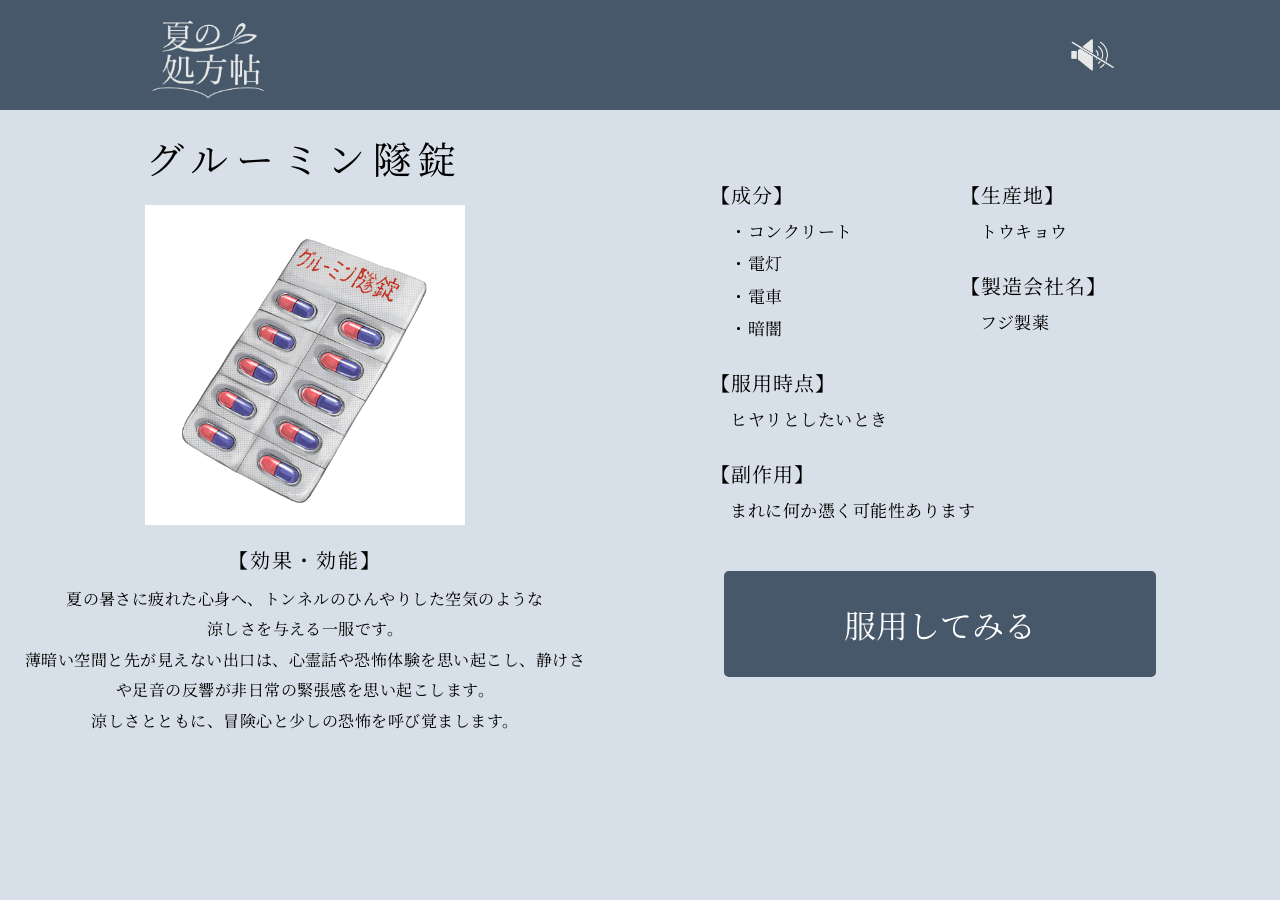
<file: docs/medicine/result-a.html>
<!DOCTYPE html>
<html lang="ja">
<head>
        <meta charset="UTF-8">
    <meta name="viewport" content="width=device-width, initial-scale=1.0">
    <title>グルーミン隧錠</title>
    <link rel="stylesheet" href="medicine.css">
    <link rel="preconnect" href="https://fonts.googleapis.com">
    <link rel="preconnect" href="https://fonts.gstatic.com" crossorigin>
    <link href="https://fonts.googleapis.com/css2?family=Noto+Serif+JP:wght@200..900&family=Nunito:ital,wght@0,200..1000;1,200..1000&display=swap" rel="stylesheet">
</head>
<body>
    <audio id="bgm" src="../sounds/風鈴の音.mp3"></audio>
    <div class="main-head">
        <h1>
        <a href="../index.html"><img src="../images/logo.png"></a>
        <button class="sound-button" id="soundBtn" type="button" aria-label="音声のON/OFFを切り替え">
            <img src="../images/on.png" id="soundBtnIcon" alt="音声ON">
        </button>
        </h1>
    </div>
    <main class="medicine-wrap">
        <div class="medicine-body">
            <div class="medicine-left">
                <h2>グルーミン隧錠</h2>
                <img src="../images/tunnel.png" class="medicine-img">
                <h3>【効果・効能】</h3>
                <p>
                    夏の暑さに疲れた心身へ、トンネルのひんやりした空気のような<br>涼しさを与える一服です。<br>
                    薄暗い空間と先が見えない出口は、心霊話や恐怖体験を思い起こし、静けさや足音の反響が非日常の緊張感を思い起こします。<br>
                    涼しさとともに、冒険心と少しの恐怖を呼び覚まします。
                </p>
            </div>
            <div class="medicine-right">
                <div class="medicine-right-col">
                    <h3>【成分】</h3>
                    <p>・コンクリート<br>・電灯<br>・電車<br>・暗闇</p>
                    <h3>【服用時点】</h3>
                    <p>ヒヤリとしたいとき</p>
                    <h3>【副作用】</h3>
                    <p>まれに何か憑く可能性あります</p>
                </div>
                <div class="medicine-right-col">
                    <h3>【生産地】</h3>
                    <p>トウキョウ</p>
                    <h3>【製造会社名】</h3>
                    <p>フジ製薬</p>
                </div>
                <button type="button" class="hukuyou-btn" id="hukuyouBtn">服用してみる</button>
            </div>
        </div>
        <div class="loading-overlay" id="loadingOverlay">
            <img data-src="../gif/capsule.gif" class="loading-gif" id="loadingGif">
        </div>
        <div class="video-overlay" id="videoOverlay">
            <div class="video-head" id="videoHead">
                <a href="../index.html"><img src="../images/logo.png"></a>
                <button class="sound-button" id="soundBtn2" type="button" aria-label="音声のON/OFFを切り替え">
                    <img src="../images/on.png" id="soundBtnIcon2" alt="音声ON">
                </button>
            </div>
            <video id="video" src="../movies/tunnel.mp4" playsinline loop class="video"></video>
            <div class="maker-note" id="makerNote">
                <h3>製造者からひとこと</h3>
                <p>
                    このトンネルには、実際に体験した不思議な出来事があります。<br>
                    数年前の夕方、家族と歩いていたときのことです。<br>
                    トンネルの途中で、ある地点に差しかかった瞬間、理由もなく恐怖心が湧き上がり、<br>
                    思わず小走りで外へ駆け出しました。<br>
                    すると家族も慌てた様子で走ってきます。話を聞くと、<br>
                    私が怖くなったのとまったく同じ場所で、<br>
                    家族も得体の知れない不安を感じていたのだそうです。<br>
                    事故や日く付きの場所ではないはずなのに、<br>
                    なぜか人の心をざわつかせるものがある――。<br>
                    トンネルという空間は、なにか滞留するものがあるのかもしれません。
                </p>
            </div>
            <div class="back-btn-wrap">
                <button type="button" class="back-btn" id="backBtn">診断に戻る</button>
            </div>
            <footer class="video-footer" id="videoFooter">
                <p class="footer-title">夏の処方帖</p>
                <a href="../index.html" class="footer-top">【TOP】</a>
                <p class="footer-copy">©2026,July 夏の処方帖制作グループC</p>
            </footer>
        </div>
    <script src="medicine.js"></script>
</body>
</html>
</file>
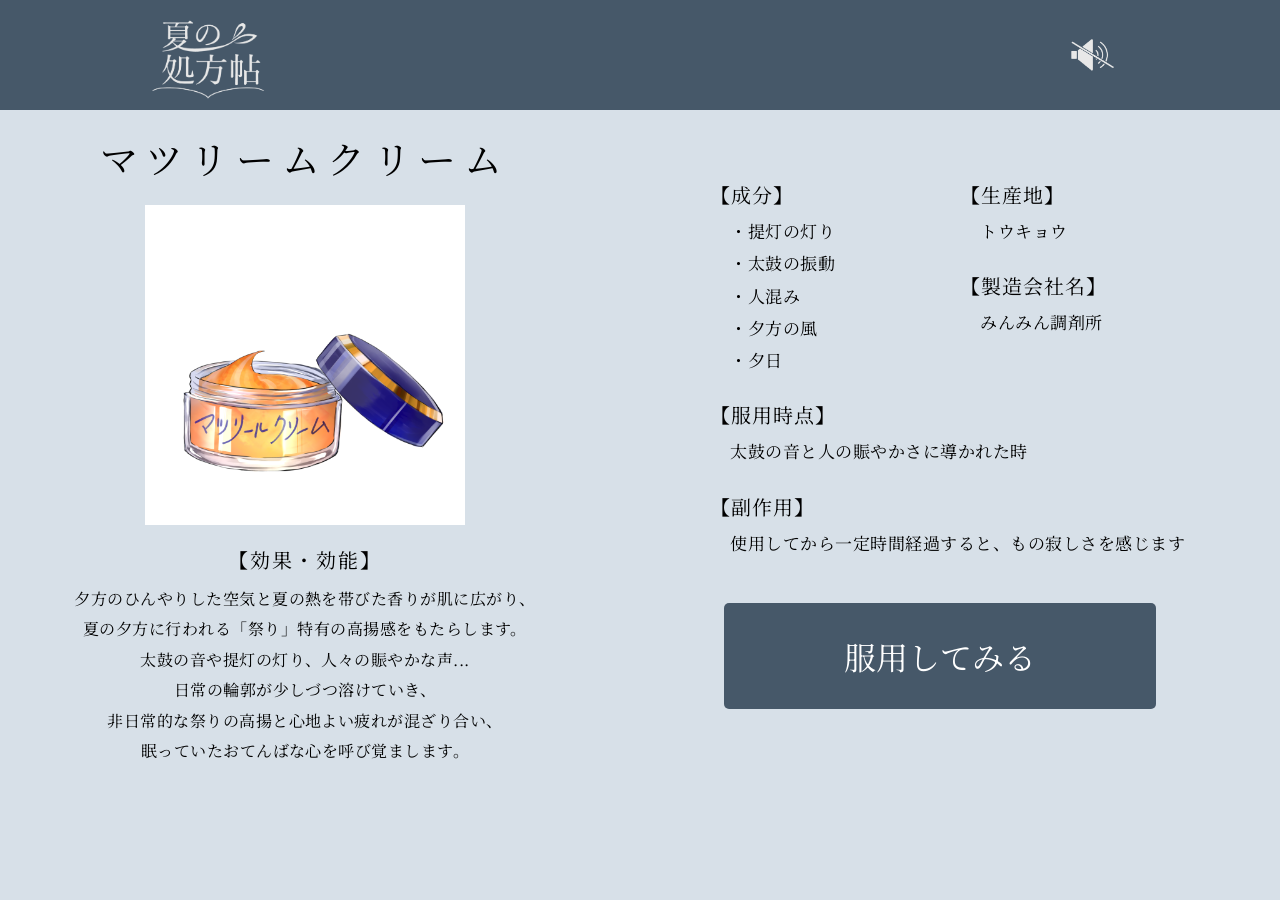
<file: docs/medicine/result-b.html>
<!DOCTYPE html>
<html lang="ja">
<head>
        <meta charset="UTF-8">
    <meta name="viewport" content="width=device-width, initial-scale=1.0">
    <title>マツリームクリーム</title>
    <link rel="stylesheet" href="medicine.css">
    <link rel="preconnect" href="https://fonts.googleapis.com">
    <link rel="preconnect" href="https://fonts.gstatic.com" crossorigin>
    <link href="https://fonts.googleapis.com/css2?family=Noto+Serif+JP:wght@200..900&family=Nunito:ital,wght@0,200..1000;1,200..1000&display=swap" rel="stylesheet">
</head>
<body>
    <audio id="bgm" src="../sounds/風鈴の音.mp3"></audio>
    <div class="main-head">
        <h1>
        <a href="../index.html"><img src="../images/logo.png"></a>
        <button class="sound-button" id="soundBtn" type="button" aria-label="音声のON/OFFを切り替え">
            <img src="../images/on.png" id="soundBtnIcon" alt="音声ON">
        </button>
        </h1>
    </div>
    <main class="medicine-wrap">
        <div class="medicine-body">
            <div class="medicine-left">
                <h2>マツリームクリーム</h2>
                <img src="../images/fes.png" class="medicine-img">
                <h3>【効果・効能】</h3>
                <p>
                    夕方のひんやりした空気と夏の熱を帯びた香りが肌に広がり、<br>
                    夏の夕方に行われる「祭り」特有の高揚感をもたらします。<br>
                    太鼓の音や提灯の灯り、人々の賑やかな声...<br>
                    日常の輪郭が少しづつ溶けていき、<br>
                    非日常的な祭りの高揚と心地よい疲れが混ざり合い、<br>
                    眠っていたおてんばな心を呼び覚まします。
                </p>
            </div>
            <div class="medicine-right">
                <div class="medicine-right-col">
                    <h3>【成分】</h3>
                    <p>・提灯の灯り<br>・太鼓の振動<br>・人混み<br>・夕方の風<br>・夕日</p>
                    <h3>【服用時点】</h3>
                    <p>太鼓の音と人の賑やかさに導かれた時</p>
                    <h3>【副作用】</h3>
                    <p>使用してから一定時間経過すると、もの寂しさを感じます</p>
                </div>
                <div class="medicine-right-col">
                    <h3>【生産地】</h3>
                    <p>トウキョウ</p>
                    <h3>【製造会社名】</h3>
                    <p>みんみん調剤所</p>
                </div>
                <button type="button" class="hukuyou-btn" id="hukuyouBtn">服用してみる</button>
            </div>
        </div>
        <div class="loading-overlay" id="loadingOverlay">
            <img data-src="../gif/cream.gif" class="loading-gif" id="loadingGif">
        </div>
        <div class="video-overlay" id="videoOverlay">
            <div class="video-head" id="videoHead">
                <a href="../index.html"><img src="../images/logo.png"></a>
                <button class="sound-button" id="soundBtn2" type="button" aria-label="音声のON/OFFを切り替え">
                    <img src="../images/on.png" id="soundBtnIcon2" alt="音声ON">
                </button>
            </div>
            <video id="video" src="../movies/fes.mp4" playsinline loop class="video"></video>
            <div class="maker-note" id="makerNote">
                <h3>製造者からひとこと</h3>
                <p>
                    小さい頃によく行っていた夏祭りは、初めて屋台のかき氷食べた場所であり、<br>
                    わずかばかりのお小遣いを奮発する特別な場所でした。<br>
                    振りもわからないまま、<br>
                    見様見真似で輪に入って踊った盆踊りの高揚感は今でも覚えています。<br>
                    小学校中学年にあがってからは足が遠のいてしまいましたが、大人になった今でも、<br>
                    遠くから聞こえる太鼓の音にどうしても心が惹かれてしまいます。<br>
                    あの賑やかな空気感を、日常のふとした瞬間に思い出せるような、<br>
                    優しい余韻をこのお薬に込めました。<br>
                </p>
            </div>
            <div class="back-btn-wrap">
                <button type="button" class="back-btn" id="backBtn">診断に戻る</button>
            </div>
            <footer class="video-footer" id="videoFooter">
                <p class="footer-title">夏の処方帖</p>
                <a href="../index.html" class="footer-top">【TOP】</a>
                <p class="footer-copy">©2026,July 夏の処方帖制作グループC</p>
            </footer>
        </div>
    <script src="medicine.js"></script>
</body>
</html>
</file>
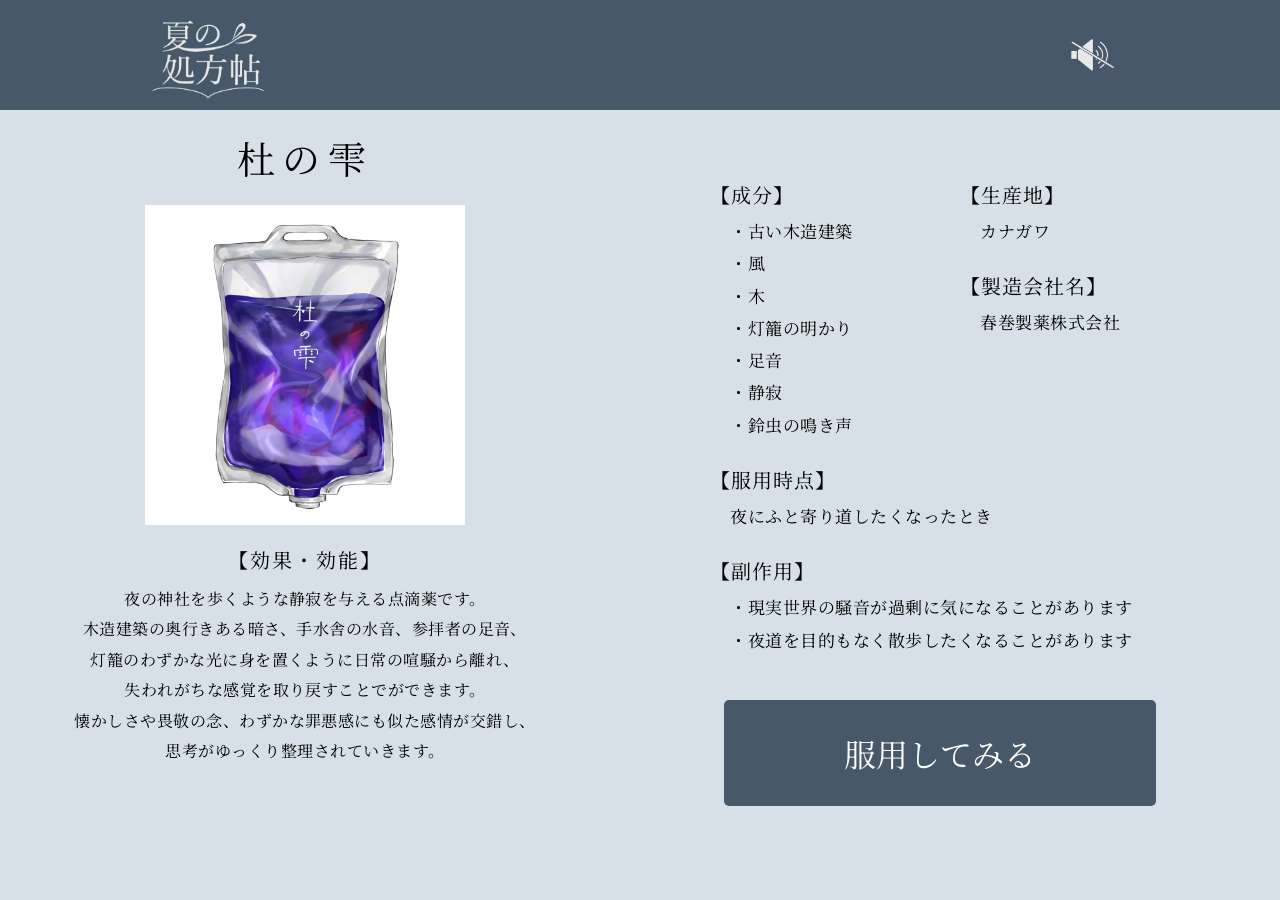
<file: docs/medicine/result-f.html>
<!DOCTYPE html>
<html lang="ja">
<head>
        <meta charset="UTF-8">
    <meta name="viewport" content="width=device-width, initial-scale=1.0">
    <title>杜の雫</title>
    <link rel="stylesheet" href="medicine.css">
    <link rel="preconnect" href="https://fonts.googleapis.com">
    <link rel="preconnect" href="https://fonts.gstatic.com" crossorigin>
    <link href="https://fonts.googleapis.com/css2?family=Noto+Serif+JP:wght@200..900&family=Nunito:ital,wght@0,200..1000;1,200..1000&display=swap" rel="stylesheet">
</head>
<body>
    <audio id="bgm" src="../sounds/風鈴の音.mp3"></audio>
    <div class="main-head">
        <h1>
        <a href="../index.html"><img src="../images/logo.png"></a>
        <button class="sound-button" id="soundBtn" type="button" aria-label="音声のON/OFFを切り替え">
            <img src="../images/on.png" id="soundBtnIcon" alt="音声ON">
        </button>
        </h1>
    </div>
    <main class="medicine-wrap">        
        <div class="medicine-body">
            <div class="medicine-left">
                <h2>杜の雫</h2>
                <img src="../images/shrine.png" class="medicine-img">
                <h3>【効果・効能】</h3>
                <p>
                    夜の神社を歩くような静寂を与える点滴薬です。<br>
                    木造建築の奥行きある暗さ、手水舎の水音、参拝者の足音、<br>
                    灯籠のわずかな光に身を置くように日常の喧騒から離れ、<br>
                    失われがちな感覚を取り戻すことでができます。<br>
                    懐かしさや畏敬の念、わずかな罪悪感にも似た感情が交錯し、<br>
                    思考がゆっくり整理されていきます。
                </p>
            </div>
            <div class="medicine-right">
                <div class="medicine-right-col">
                    <h3>【成分】</h3>
                    <p>・古い木造建築<br>・風<br>・木<br>・灯籠の明かり<br>・足音<br>・静寂<br>・鈴虫の鳴き声</p>
                    <h3>【服用時点】</h3>
                    <p>夜にふと寄り道したくなったとき</p>
                    <h3>【副作用】</h3>
                    <p>
                        ・現実世界の騒音が過剰に気になることがあります<br>
                        ・夜道を目的もなく散歩したくなることがあります
                    </p>
                </div>
                <div class="medicine-right-col">
                    <h3>【生産地】</h3>
                    <p>カナガワ</p>
                    <h3>【製造会社名】</h3>
                    <p>春巻製薬株式会社</p>
                </div>
                <button type="button" class="hukuyou-btn" id="hukuyouBtn">服用してみる</button>
            </div>
        </div>
        <div class="loading-overlay" id="loadingOverlay">
            <img data-src="../gif/drip.gif" class="loading-gif" id="loadingGif">
        </div>
        <div class="video-overlay" id="videoOverlay">
            <div class="video-head" id="videoHead">
                <a href="../index.html"><img src="../images/logo.png"></a>
                <button class="sound-button" id="soundBtn2" type="button" aria-label="音声のON/OFFを切り替え">
                    <img src="../images/on.png" id="soundBtnIcon2" alt="音声ON">
                </button>
            </div>
            <video id="video" src="../movies/shrine.mp4" playsinline loop class="video"></video>
            <div class="maker-note" id="makerNote">
                <h3>製造者からひとこと</h3>
                <p>
                    地元の神社に行く機会といえば、夏祭りや初詣くらいだった。<br>
                    いつも人で賑わっていて、楽しい場所という印象が強かった。<br>
                    ある夏の夜、散歩の途中でふと立ち寄ってみると、そこには見慣れているはずなのに<br>
                    まったく違う神社があった。<br>
                    境内には誰もおらず、わずかな灯りだけが静かに辺りを照らしている。<br>
                    聞こえてくるのは、自分の足音と風に揺れる木々の音、そして虫の鳴き声だけ。<br>
                    昼間や祭りの日には気づかなかった静けさがそこにはあった。<br>
                    普段は賑わいの中に隠れている神社本来の空気を感じ、<br>
                    自分自身と向き合うような不思議な時間を過ごすことができた。<br>
                    この薬は、そんな夏の夜の静寂を届けるために製造された。
                </p>
            </div>
            <div class="back-btn-wrap">
                <button type="button" class="back-btn" id="backBtn">診断に戻る</button>
            </div>
            <footer class="video-footer" id="videoFooter">
                <p class="footer-title">夏の処方帖</p>
                <a href="../index.html" class="footer-top">【TOP】</a>
                <p class="footer-copy">©2026,July 夏の処方帖制作グループC</p>
            </footer>
        </div>
    <script src="medicine.js"></script>
</body>
</html>
</file>
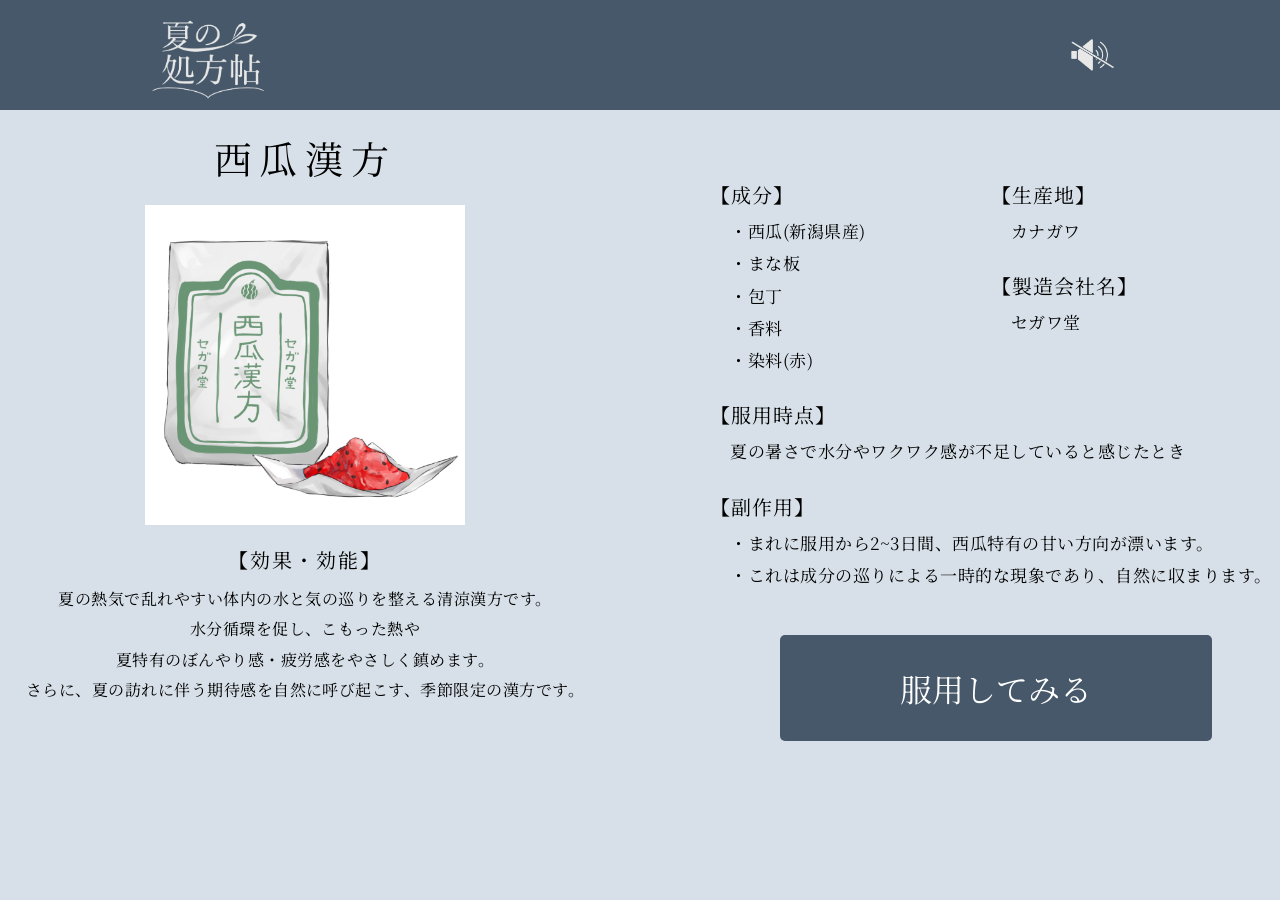
<file: docs/medicine/result-g.html>
<!DOCTYPE html>
<html lang="ja">
<head>
        <meta charset="UTF-8">
    <meta name="viewport" content="width=device-width, initial-scale=1.0">
    <title>西瓜漢方</title>
    <link rel="stylesheet" href="medicine.css">
    <link rel="preconnect" href="https://fonts.googleapis.com">
    <link rel="preconnect" href="https://fonts.gstatic.com" crossorigin>
    <link href="https://fonts.googleapis.com/css2?family=Noto+Serif+JP:wght@200..900&family=Nunito:ital,wght@0,200..1000;1,200..1000&display=swap" rel="stylesheet">
</head>
<body>
    <audio id="bgm" src="../sounds/風鈴の音.mp3"></audio>
    <div class="main-head">
        <h1>
        <a href="../index.html"><img src="../images/logo.png"></a>
        <button class="sound-button" id="soundBtn" type="button" aria-label="音声のON/OFFを切り替え">
            <img src="../images/on.png" id="soundBtnIcon" alt="音声ON">
        </button>
        </h1>
    </div>
    <main class="medicine-wrap">       
        <div class="medicine-body">
            <div class="medicine-left">
                <h2>西瓜漢方</h2>
                <img src="../images/water_melon.png" class="medicine-img">
                <h3>【効果・効能】</h3>
                <p>
                    夏の熱気で乱れやすい体内の水と気の巡りを整える清涼漢方です。<br>
                    水分循環を促し、こもった熱や<br>
                    夏特有のぼんやり感・疲労感をやさしく鎮めます。<br>
                    さらに、夏の訪れに伴う期待感を自然に呼び起こす、季節限定の漢方です。
                </p>
            </div>
            <div class="medicine-right">
                <div class="medicine-right-col">
                    <h3>【成分】</h3>
                    <p>・西瓜(新潟県産)<br>・まな板<br>・包丁<br>・香料<br>・染料(赤)</p>
                    <h3>【服用時点】</h3>
                    <p>夏の暑さで水分やワクワク感が不足していると感じたとき</p>
                    <h3>【副作用】</h3>
                    <p>
                        ・まれに服用から2~3日間、西瓜特有の甘い方向が漂います。<br>
                        ・これは成分の巡りによる一時的な現象であり、自然に収まります。
                    </p>
                </div>
                <div class="medicine-right-col">
                    <h3>【生産地】</h3>
                    <p>カナガワ</p>
                    <h3>【製造会社名】</h3>
                    <p>セガワ堂</p>
                </div>
                <button type="button" class="hukuyou-btn" id="hukuyouBtn">服用してみる</button>
            </div>
        </div>
        <div class="loading-overlay" id="loadingOverlay">
            <img data-src="../gif/powder.gif" class="loading-gif" id="loadingGif">
        </div>
        <div class="video-overlay" id="videoOverlay">
            <div class="video-head" id="videoHead">
                <a href="../index.html"><img src="../images/logo.png"></a>
                <button class="sound-button" id="soundBtn2" type="button" aria-label="音声のON/OFFを切り替え">
                    <img src="../images/on.png" id="soundBtnIcon2" alt="音声ON">
                </button>
            </div>
            <video id="video" src="../movies/water_melon.mp4" playsinline loop class="video"></video>
            <div class="maker-note" id="makerNote">
                <h3>製造者からひとこと</h3>
                <p>
                    毎年夏、新潟の祖父母が自家製の小ぶり西瓜を沢山届けてくれます。<br>
                    新潟の豊かな自然で大切に祖父母が育てた<br>
                    甘みの強い果肉がぎっしりと詰まった西瓜は<br>
                    私にとって世界一美味しい西瓜と言えるでしょう。<br>
                    中学生の時に突如祖父母の西瓜の美味しさに目覚めたときから<br>
                    毎年夏沢山送られてきた西瓜は2日で1玉ペースで<br>
                    私1人が平らげてしまっています<br>
                    （自分でも書いていて恐ろしい気持ちになりました）。<br>
                    西瓜を全て一口サイズにカットして、タッパーに詰め込み<br>
                    冷蔵庫でキンキンに冷やして食べるという<br>
                    祖父母に教えてもらった食べ方が最高に美味しいです。
                </p>
            </div>
            <div class="back-btn-wrap">
                <button type="button" class="back-btn" id="backBtn">診断に戻る</button>
            </div>
            <footer class="video-footer" id="videoFooter">
                <p class="footer-title">夏の処方帖</p>
                <a href="../index.html" class="footer-top">【TOP】</a>
                <p class="footer-copy">©2026,July 夏の処方帖制作グループC</p>
            </footer>
        </div>
    <script src="medicine.js"></script>
</body>
</html>
</file>
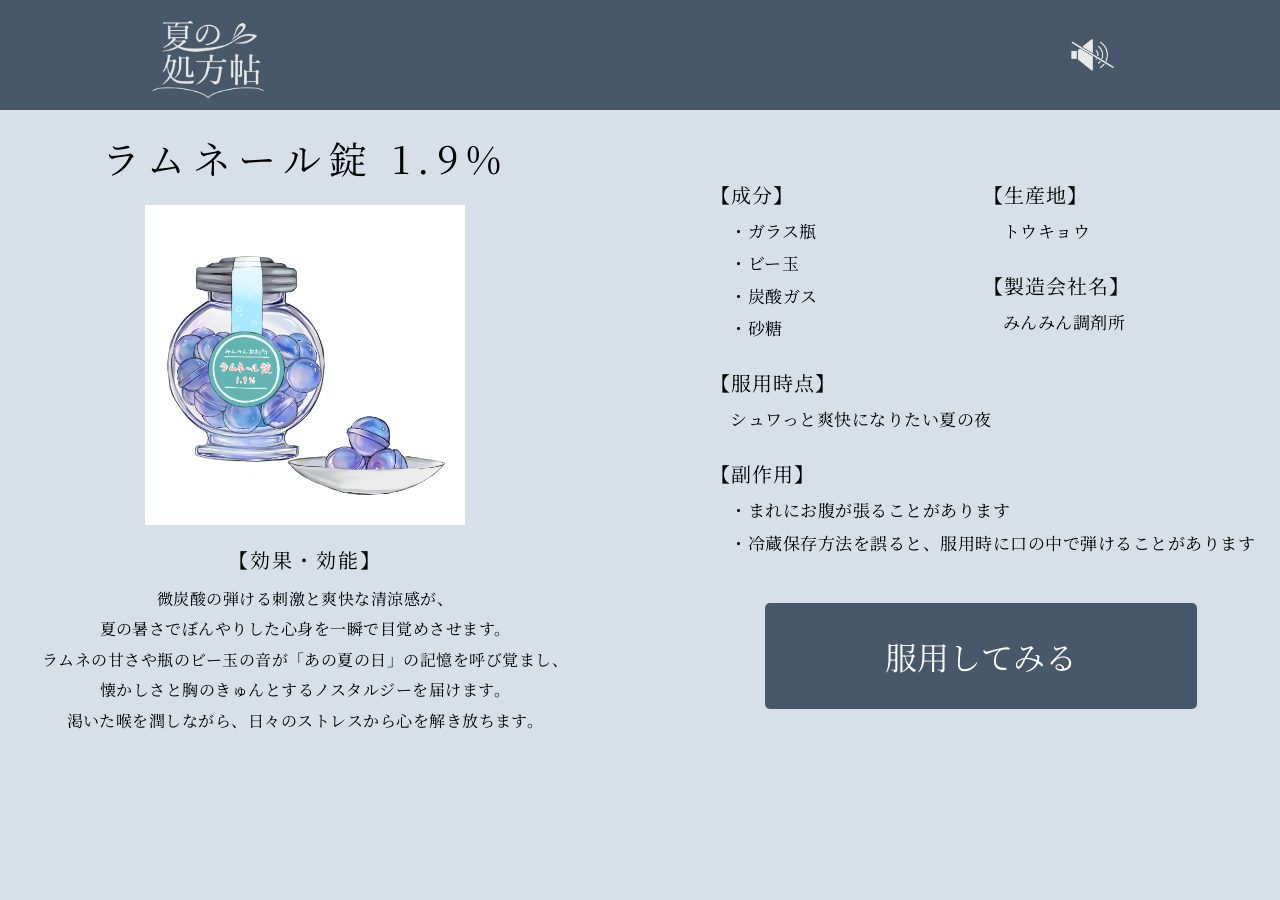
<file: docs/medicine/result-i.html>
<!DOCTYPE html>
<html lang="ja">
<head>
        <meta charset="UTF-8">
    <meta name="viewport" content="width=device-width, initial-scale=1.0">
    <title>ラムネール錠 1.9%</title>
    <link rel="stylesheet" href="medicine.css">
    <link rel="preconnect" href="https://fonts.googleapis.com">
    <link rel="preconnect" href="https://fonts.gstatic.com" crossorigin>
    <link href="https://fonts.googleapis.com/css2?family=Noto+Serif+JP:wght@200..900&family=Nunito:ital,wght@0,200..1000;1,200..1000&display=swap" rel="stylesheet">
</head>
<body>
    <audio id="bgm" src="../sounds/風鈴の音.mp3"></audio>
    <div class="main-head">
        <h1>
        <a href="../index.html"><img src="../images/logo.png"></a>
        <button class="sound-button" id="soundBtn" type="button" aria-label="音声のON/OFFを切り替え">
            <img src="../images/on.png" id="soundBtnIcon" alt="音声ON">
        </button>
        </h1>
    </div>
    <main class="medicine-wrap">
        <div class="medicine-body">
            <div class="medicine-left">
                <h2>ラムネール錠 1.9%</h2>
                <img src="../images/ramune.png" class="medicine-img">
                <h3>【効果・効能】</h3>
                <p>
                    微炭酸の弾ける刺激と爽快な清涼感が、<br>
                    夏の暑さでぼんやりした心身を一瞬で目覚めさせます。<br>
                    ラムネの甘さや瓶のビー玉の音が「あの夏の日」の記憶を呼び覚まし、<br>
                    懐かしさと胸のきゅんとするノスタルジーを届けます。<br>
                    渇いた喉を潤しながら、日々のストレスから心を解き放ちます。
                </p>
            </div>
            <div class="medicine-right">
                <div class="medicine-right-col">
                    <h3>【成分】</h3>
                    <p>・ガラス瓶<br>・ビー玉<br>・炭酸ガス<br>・砂糖</p>
                    <h3>【服用時点】</h3>
                    <p>シュワっと爽快になりたい夏の夜</p>
                    <h3>【副作用】</h3>
                    <p>
                        ・まれにお腹が張ることがあります<br>
                        ・冷蔵保存方法を誤ると、服用時に口の中で弾けることがあります
                    </p>
                </div>
                <div class="medicine-right-col">
                    <h3>【生産地】</h3>
                    <p>トウキョウ</p>
                    <h3>【製造会社名】</h3>
                    <p>みんみん調剤所</p>
                </div>
                <button type="button" class="hukuyou-btn" id="hukuyouBtn">服用してみる</button>
            </div>
        </div>
        <div class="loading-overlay" id="loadingOverlay">
            <img data-src="../gif/candy.gif" class="loading-gif" id="loadingGif">
        </div>
        <div class="video-overlay" id="videoOverlay">
            <div class="video-head" id="videoHead">
                <a href="../index.html"><img src="../images/logo.png"></a>
                <button class="sound-button" id="soundBtn2" type="button" aria-label="音声のON/OFFを切り替え">
                    <img src="../images/on.png" id="soundBtnIcon2" alt="音声ON">
                </button>
            </div>
            <video id="video" src="../movies/ramune.mp4" playsinline loop class="video"></video>
            <div class="maker-note" id="makerNote">
                <h3>製造者からひとこと</h3>
                <p>
                    子供の頃、私にとってラムネや綺麗なビー玉は<br>
                    簡単には手に入らない「夏の憧れ」でした。<br>
                    小学生になって初めて買ってもらった時、ワクワクしながら開けようとしたものの、<br>
                    なかなかうまく開けられずに手伝ってもらったことは良い思い出です。<br>
                    成長したいまは、飲みたくなったら自分で購入し、<br>
                    開ける時は自分の手でカチッと開けることができます。<br>
                    この薬は、そんな小さな成長の奇跡と、あの頃抱いた憧れを詰め込んだものです。<br>
                    ラムネを開ける時の緊張感と爽快感を届けたくて作りました。
                </p>
            </div>
            <div class="back-btn-wrap">
                <button type="button" class="back-btn" id="backBtn">診断に戻る</button>
            </div>
            <footer class="video-footer" id="videoFooter">
                <p class="footer-title">夏の処方帖</p>
                <a href="../index.html" class="footer-top">【TOP】</a>
                <p class="footer-copy">©2026,July 夏の処方帖制作グループC</p>
            </footer>
        </div>
    <script src="medicine.js"></script>
</body>
</html>
</file>
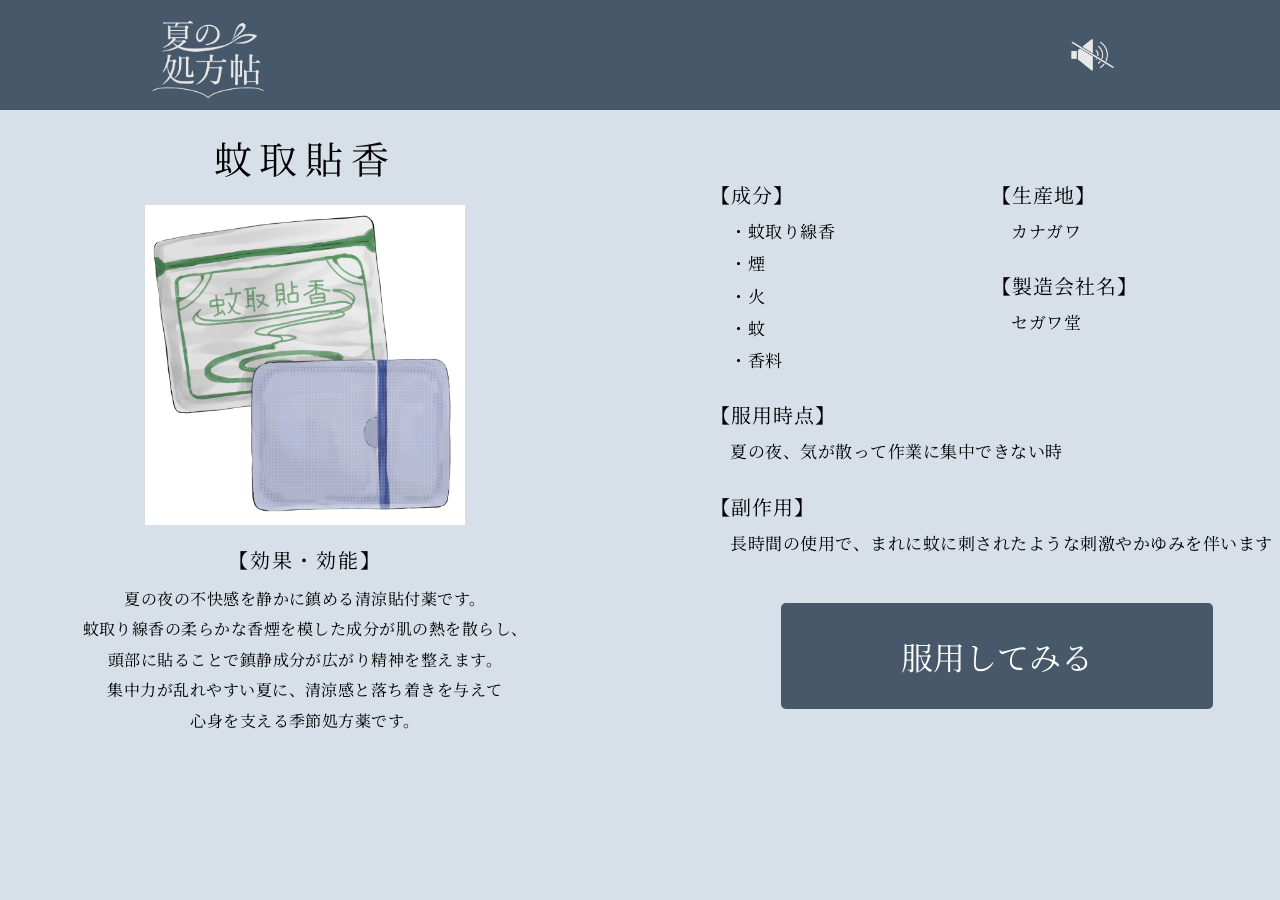
<file: docs/medicine/result-j.html>
<!DOCTYPE html>
<html lang="ja">
<head>
        <meta charset="UTF-8">
    <meta name="viewport" content="width=device-width, initial-scale=1.0">
    <title>蚊取貼香</title>
    <link rel="stylesheet" href="medicine.css">
    <link rel="preconnect" href="https://fonts.googleapis.com">
    <link rel="preconnect" href="https://fonts.gstatic.com" crossorigin>
    <link href="https://fonts.googleapis.com/css2?family=Noto+Serif+JP:wght@200..900&family=Nunito:ital,wght@0,200..1000;1,200..1000&display=swap" rel="stylesheet">
</head>
<body>
    <audio id="bgm" src="../sounds/風鈴の音.mp3"></audio>
    <div class="main-head">
        <h1>
        <a href="../index.html"><img src="../images/logo.png"></a>
        <button class="sound-button" id="soundBtn" type="button" aria-label="音声のON/OFFを切り替え">
            <img src="../images/on.png" id="soundBtnIcon" alt="音声ON">
        </button>
        </h1>
    </div>
    <main class="medicine-wrap">
        <div class="medicine-body">
            <div class="medicine-left">
                <h2>蚊取貼香</h2>
                <img src="../images/ka.png" class="medicine-img">
                <h3>【効果・効能】</h3>
                <p>
                    夏の夜の不快感を静かに鎮める清涼貼付薬です。<br>
                    蚊取り線香の柔らかな香煙を模した成分が肌の熱を散らし、<br>
                    頭部に貼ることで鎮静成分が広がり精神を整えます。<br>
                    集中力が乱れやすい夏に、清涼感と落ち着きを与えて<br>
                    心身を支える季節処方薬です。
                </p>
            </div>
            <div class="medicine-right">
                <div class="medicine-right-col">
                    <h3>【成分】</h3>
                    <p>・蚊取り線香<br>・煙<br>・火<br>・蚊<br>・香料</p>
                    <h3>【服用時点】</h3>
                    <p>夏の夜、気が散って作業に集中できない時</p>
                    <h3>【副作用】</h3>
                    <p>長時間の使用で、まれに蚊に刺されたような刺激やかゆみを伴います</p>
                </div>
                <div class="medicine-right-col">
                    <h3>【生産地】</h3>
                    <p>カナガワ</p>
                    <h3>【製造会社名】</h3>
                    <p>セガワ堂</p>
                </div>
                <button type="button" class="hukuyou-btn" id="hukuyouBtn">服用してみる</button>
            </div>
        </div>
        <div class="loading-overlay" id="loadingOverlay">
            <img data-src="../gif/compress.gif" class="loading-gif" id="loadingGif">
        </div>
        <div class="video-overlay" id="videoOverlay">
            <div class="video-head" id="videoHead">
                <a href="../index.html"><img src="../images/logo.png"></a>
                <button class="sound-button" id="soundBtn2" type="button" aria-label="音声のON/OFFを切り替え">
                    <img src="../images/on.png" id="soundBtnIcon2" alt="音声ON">
                </button>
            </div>
            <video id="video" src="../movies/ka.mp4" playsinline loop class="video"></video>
            <div class="maker-note" id="makerNote">
                <h3>製造者からひとこと</h3>
                <p>
                    製造者は、毎年夏の琵琶湖で開催される鳥人間コンテストの<br>
                    出場と優勝を目指すサークルに所属しているのですが、<br>
                    コンテストが近づいてくると外での機体製作作業が増えていきます。<br>
                    東京都立大学南大沢CPは自然豊かであることで有名ですが、<br>
                    それに伴って虫が通常よりも巨大かつ沢山生息していることでも有名です。<br>
                    そのため、作業場に蚊取り線香は必須条件です。<br>
                    蚊取り線香に火をつけるだけで一瞬にして作業場環境の快適さが変わるほど、<br>
                    個人的には夏の偉大な存在です。<br>
                    時折作業で疲れた際は、蚊取り線香が緩やかに燃えていく様子や<br>
                    細い煙が立ち上っていく様子をぼんやりと眺めています。
                </p>
            </div>
            <div class="back-btn-wrap">
                <button type="button" class="back-btn" id="backBtn">診断に戻る</button>
            </div>
            <footer class="video-footer" id="videoFooter">
                <p class="footer-title">夏の処方帖</p>
                <a href="../index.html" class="footer-top">【TOP】</a>
                <p class="footer-copy">©2026,July 夏の処方帖制作グループC</p>
            </footer>
        </div>
    <script src="medicine.js"></script>
</body>
</html>
</file>
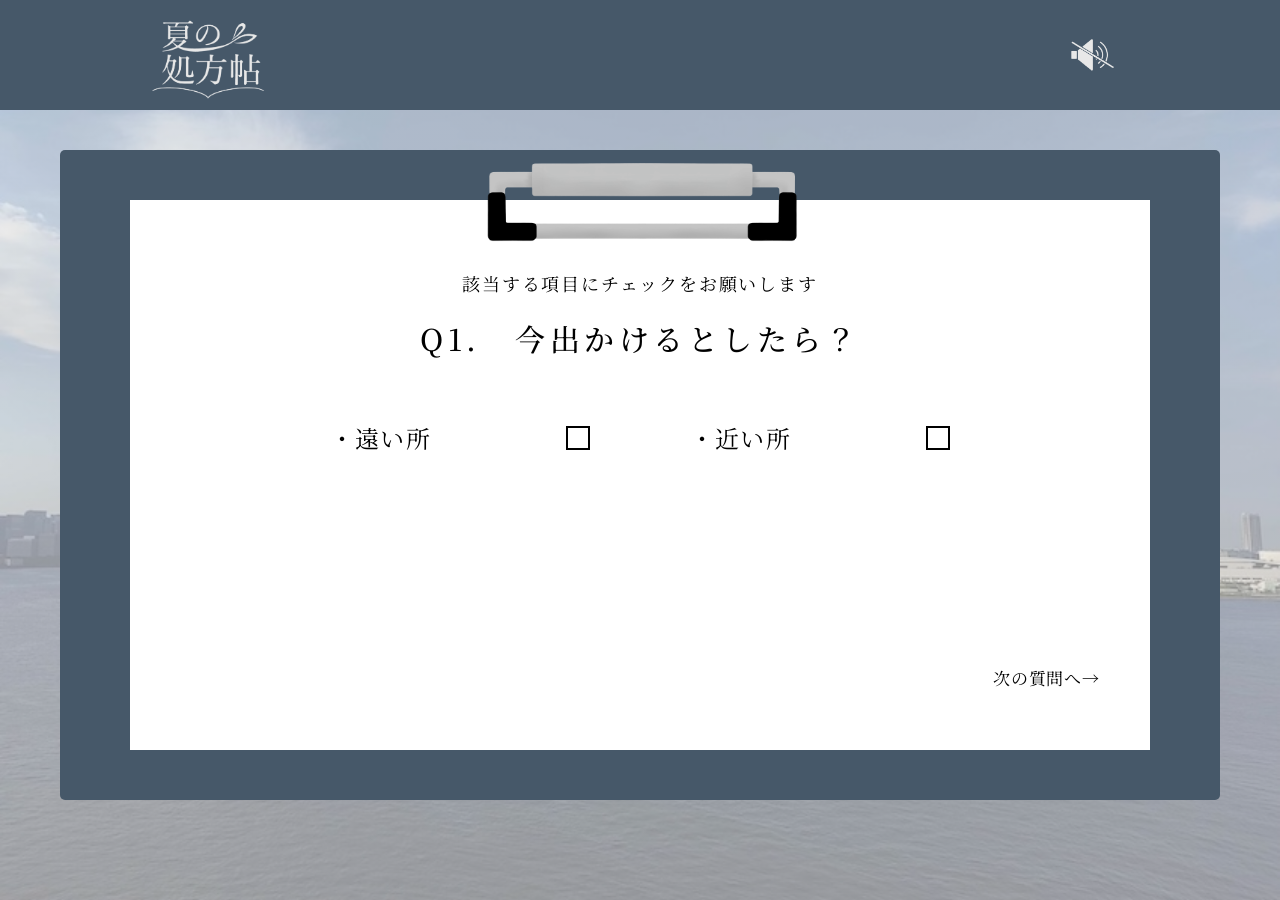
<file: docs/sindan/sindan-1.html>
<!DOCTYPE html>
<html lang="ja">
<head>
    <meta charset="UTF-8">
    <meta name="viewport" content="width=device-width, initial-scale=1.0">
    <title>診断その２</title>
    <link rel="stylesheet" href="sindan.css">
    <link rel="preconnect" href="https://fonts.googleapis.com">
    <link rel="preconnect" href="https://fonts.gstatic.com" crossorigin>
    <link href="https://fonts.googleapis.com/css2?family=Noto+Serif+JP:wght@200..900&family=Nunito:ital,wght@0,200..1000;1,200..1000&display=swap" rel="stylesheet">
</head>
<body>
    <audio id="bgm" src="../sounds/風鈴の音.mp3"></audio>
    <div class="main-head">
        <h1>
        <a href="../index.html"><img src="../images/logo.png"></a>
        <button class="sound-button" id="soundBtn" type="button" aria-label="音声のON/OFFを切り替え">
            <img src="../images/on.png" id="soundBtnIcon" alt="音声ON">
        </button>
        </h1>
    </div>
     <main class="content-wrap">
        <div class="survey-outer">
            <section class="survey-card">
                <img src="../images/binder.png" class="binder-clip">

                <p class="survey-instruction">該当する項目にチェックをお願いします</p>
                <h2 class="survey-question">Q1.　今出かけるとしたら？</h2>

                <div class="checkbox-grid">
                    <label class="checkbox-item">
                        <span class="checkbox-text">・遠い所</span>
                        <input type="radio" name="q1" value="far">
                    </label>
                    <label class="checkbox-item">
                        <span class="checkbox-text">・近い所</span>
                        <input type="radio" name="q1" value="near">
                    </label>
                </div>
                <button type="button" id="nextBtn" data-page="q1" class="next-link">次の質問へ→</button>
            </section>
        </div>
    </main>
    <script src="sindan.js"></script>
</body>
</html>
</file>
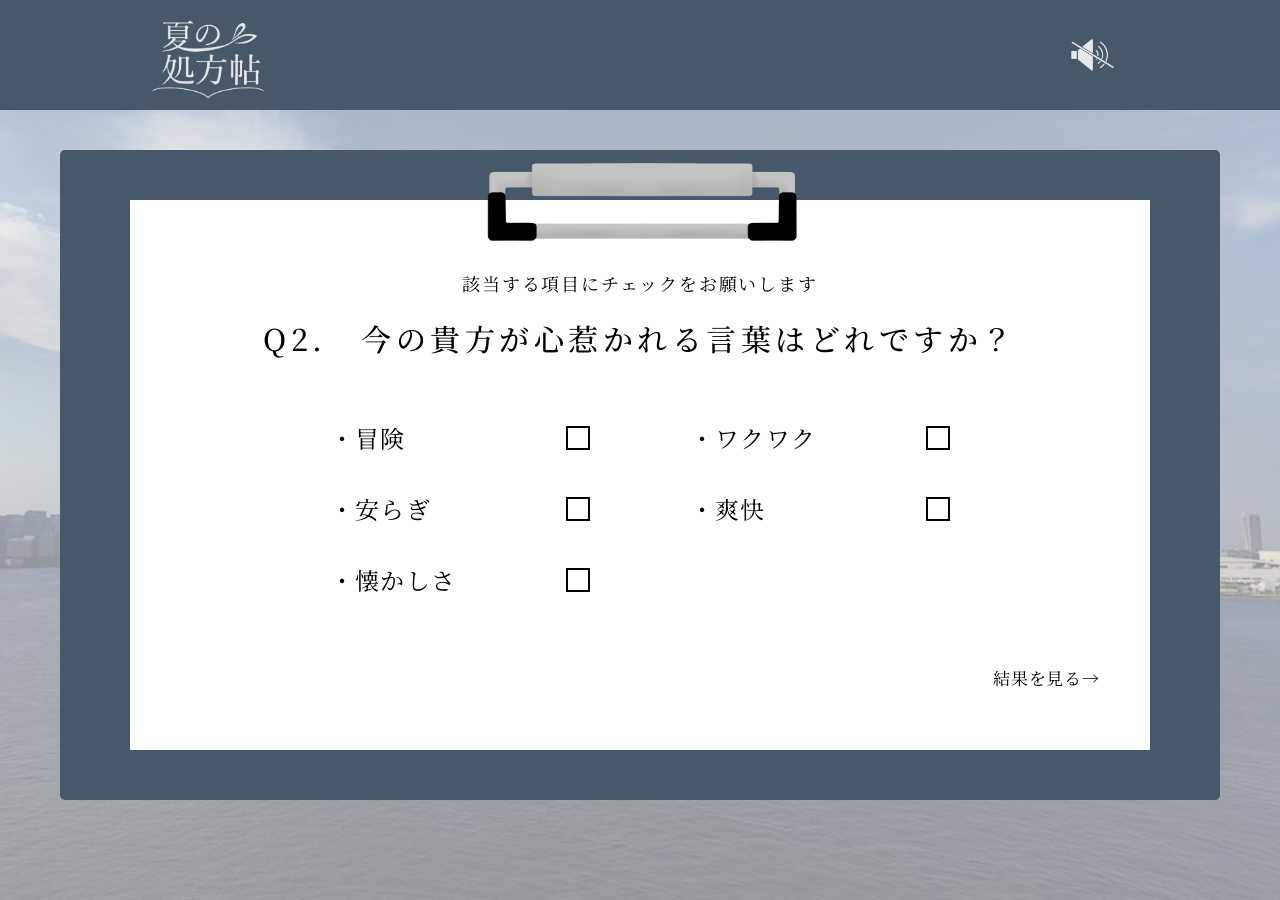
<file: docs/sindan/sindan-2.html>
<!DOCTYPE html>
<html lang="ja">
<head>
    <meta charset="UTF-8">
    <meta name="viewport" content="width=device-width, initial-scale=1.0">
    <title>診断その１</title>
    <link rel="stylesheet" href="sindan.css">
    <link rel="preconnect" href="https://fonts.googleapis.com">
    <link rel="preconnect" href="https://fonts.gstatic.com" crossorigin>
    <link href="https://fonts.googleapis.com/css2?family=Noto+Serif+JP:wght@200..900&family=Nunito:ital,wght@0,200..1000;1,200..1000&display=swap" rel="stylesheet">
</head>
<body>
    <audio id="bgm" src="../sounds/風鈴の音.mp3"></audio>
    <div class="main-head">
        <h1>
        <a href="../index.html"><img src="../images/logo.png"></a>
        <button class="sound-button" id="soundBtn" type="button" aria-label="音声のON/OFFを切り替え">
            <img src="../images/on.png" id="soundBtnIcon" alt="音声ON">
        </button>
        </h1>
    </div>
     <main class="content-wrap">
        <div class="survey-outer">
            <section class="survey-card">
                <img src="../images/binder.png" class="binder-clip">

                <p class="survey-instruction">該当する項目にチェックをお願いします</p>
                <h2 class="survey-question">Q2.　今の貴方が心惹かれる言葉はどれですか？</h2>

                <div class="checkbox-grid">
                    <label class="checkbox-item">
                        <span class="checkbox-text">・冒険</span>
                        <input type="radio" name="q2" value="adventure">
                    </label>
                    <label class="checkbox-item">
                        <span class="checkbox-text">・ワクワク</span>
                        <input type="radio" name="q2" value="excited">
                    </label>
                    <label class="checkbox-item">
                        <span class="checkbox-text">・安らぎ</span>
                        <input type="radio" name="q2" value="serenity">
                    </label>
                    <label class="checkbox-item">
                        <span class="checkbox-text">・爽快</span>
                        <input type="radio" name="q2" value="refresh">
                    </label>
                    <label class="checkbox-item">
                        <span class="checkbox-text">・懐かしさ</span>
                        <input type="radio" name="q2" value="nostalgic">
                    </label>
                </div>

                <button type="button" id="nextBtn" data-page="q2" class="next-link">結果を見る→</button>
            </section>
            <div class="result-overlay" id="resultOverlay">
                <p>あなたに処方する薬は…</p>
            </div>
        </div>
    </main>
    <script src="sindan.js"></script>
</body>
</html>
</file>
<file: docs/medicine/medicine.css>
* {
    margin: 0;
    padding: 0;
    box-sizing: border-box;
    font-family: "Noto Serif JP", sans-serif;
    font-optical-sizing: auto;
    font-weight: 400;
    font-style: normal;
}
body {
    min-height: 100vh;
    background-color: #D7E0E8;
    background-size: cover;
    background-position: center;
    background-repeat: no-repeat;
    background-attachment: fixed;
}

h1 {
  margin: 0;
  box-sizing: border-box;
  padding: 0 150px;
  background-color: rgb(70, 88, 105);
  display: flex;
  align-items: center;
  justify-content: space-between;
  height: 110px;
  overflow: visible;
}
h1 a img {
  width: 120px;
  height: auto;
  display: block;
}
.sound-button {
  pointer-events: auto;
  flex-shrink: 0;
  background: none;
  border: none;
  padding: 0;
  line-height: 0;
  cursor: pointer;
}
.sound-button img {
  width: 80px;
  height: 80px;
  display: block;
}

/* ページレイアウト */
.medicine-wrap {
  max-width: 1200px;
  margin: 0 auto;
  padding: 20px 30px;
}
.medicine-body {
  display: flex;
  gap: 80px;
  align-items: flex-start;
}
.medicine-left {
  margin-left: -50px;
  flex: 0 0 570px;
  align-items: center;
}
.medicine-left h2 {
  font-size: 38px;
  letter-spacing: 0.2em;
  padding-bottom: 20px;
  color: black;
  text-align: center;
}
.medicine-img {
  width: 320px;
  height: 320px;
  object-fit: contain;
  background-color: white;
  display: block;
  margin: 0 auto 20px;
}
.medicine-left h3 {
  text-align: center;
  font-size: 20px;
  letter-spacing: 0.1em;
  margin-bottom: 10px;
}
.medicine-left p {
  text-align: center;
  font-size: 16px;
  line-height: 1.9;
  letter-spacing: 0.03em;
}
.medicine-right {
  flex: 1;
  display: flex;
  flex-wrap: wrap;
  position: relative;
  margin-top: 50px;
  padding-bottom: 120px;
  padding-left: 40px;
}
.medicine-right-col {
  flex: 1 1 45%;
  min-width: 0;
}
.medicine-right h3 {
  font-size: 20px;
  letter-spacing: 0.05em;
  margin-bottom: 6px;
  margin-top: 24px;
}
.medicine-right h3:first-child {
  margin-top: 0;
}
.medicine-right p {
  font-size: 17px;
  line-height: 1.9;
  letter-spacing: 0.03em;
  color: black;
  margin-left: 20px;
  white-space: nowrap;
}

/* 服用してみるボタンで、音声付きの動画再生を自動再生するようにすると、音声アリでも再生できる */
.hukuyou-btn {
  border: none;
  font-family: inherit;
  cursor: pointer;
  position: absolute;
  right: 10%;
  bottom: -30px;
  pointer-events: auto;
  display: inline-block;
  padding: 30px 120px;
  font-size: 32px;
  color: white;
  background-color: rgb(70, 88, 105);
  border-radius: 5px;
  text-decoration: none;
  transition: background-color 0.3s ease, opacity 0.3s ease;
}
.loading-overlay {
  position: fixed;
  inset: 0;
  background-color: rgba(0, 0, 0, 0.6);
  display: flex;
  align-items: center;
  justify-content: center;
  opacity: 0;
  pointer-events: none;
  transition: opacity 1s ease;
  z-index: 1000;
}
.loading-overlay.show {
  opacity: 1;
  pointer-events: auto;
}
.loading-gif {
  width: 400px;
  height: auto;
}

.video-overlay {
  position: fixed;
  inset: 0;
  opacity: 0;
  pointer-events: none;
  transition: opacity 1s ease;
  z-index: 1001;
  background-color: #CDD3DC;
  overflow-y: auto; /* スクロールを許可 */
}
.video-overlay.show {
  opacity: 1;
  pointer-events: auto;
}
.video {
  width: 100%;
  height: auto;
  object-fit: cover;
  display: block;
  margin: 0 auto;
}
.video-head {
  position: sticky; /*stickyに変更し、スクロール中も上に残す */
  top: 0;
  left: 0;
  right: 0;
  z-index: 2;
  height: 90px;
  padding: 0 150px;
  background-color: #627597;
  display: flex;
  align-items: center;
  justify-content: space-between;
  transform: translateY(-100%);
  transition: transform 0.6s ease;
}
.video-overlay.show .video-head {
  transform: translateY(0);
}
.video-head a img {
  width: 100px;
  height: auto;
  display: block;
}
/* 付箋風の「製造者からひとこと」 */
.maker-note {
  position: relative; 
  margin-top: -100px;
  width: 780px;
  max-width: 80%;
  padding: 30px 35px;
  background-color: #e8e6df;
  box-shadow: 0 8px 20px rgba(0, 0, 0, 0.4);
  transform: translateX(420px) rotate(-4deg);
}
.maker-note h3 {
  text-align: center;
  font-size: 24px;
  letter-spacing: 0.1em;
  margin-bottom: 15px;
}
.maker-note p {
  text-align: center;
  font-size: 18px;
  line-height: 1.9;
  letter-spacing: 0.03em;
  color: #333;
}

.back-btn-wrap {
  text-align: center;
  margin-top: 220px;
}
.back-btn {
  border: none;
  font-family: inherit;
  cursor: pointer;
  display: inline-block;
  padding: 20px 70px;
  font-size: 30px;
  color: white;
  background-color: #627597;
  border-radius: 999px;
  transition: opacity 0.3s ease;
}
.back-btn:hover {
  opacity: 0.8;
}

/* 動画再生時にフェードインしてくるfooter */
.video-footer {
  position: relative;
  z-index: 1002;
  background-color: #627597;
  color: white;
  text-align: center;
  padding: 30px 0 20px;
  margin-top: 100px;
}
.video-footer.show {
  transform: translateY(0);
  opacity: 1;
  pointer-events: auto;
}
.footer-title {
  font-size: 30px;
  letter-spacing: 0.1em;
  margin-bottom: 30px;
}
.footer-top {
  display: inline-block;
  color: white;
  text-decoration: none;
  font-size: 33px;
  letter-spacing: 0.1em;
  margin-bottom: 30px;
}
.footer-copy {
  font-size: 16px;
  opacity: 0.8;
}

/* =========================
   画面幅の狭い端末用の補正
   900pxを境にmedicine-bodyを縦積みにし、
   medicine-rightがmedicine-leftの下に来るようにする
========================= */

/* 900px以下：横並び→縦積みに切り替え */
@media (max-width: 900px) {
  h1 {
    padding: 0 5vw;
  }

  .medicine-wrap {
    padding: 20px 20px;
  }

  /* 横並びをやめて縦積みにする */
  .medicine-body {
    flex-direction: column;
    align-items: center;
    gap: 50px;
  }

  .medicine-left {
    margin-left: 0;
    flex: 0 0 auto;
    width: 100%;
    max-width: 480px;
  }

  .medicine-img {
    width: 260px;
    height: 260px;
  }

  .medicine-right {
    width: 100%;
    max-width: 600px;
    margin-top: 0;
    padding-left: 0;
    padding-bottom: 0; /* ボタンをabsoluteからstaticにするため不要に */
  }

  /* 2列だと狭い画面で文字が溢れるため1列に */
  .medicine-right-col {
    flex: 1 1 100%;
  }

  .medicine-right p {
    white-space: normal;
  }

  /* ボタンをabsolute配置から通常の流れに戻し、中央に表示 */
  .hukuyou-btn {
    position: static;
    flex: 1 0 100%;
    width: fit-content;
    margin: 30px auto 0;
    padding: 22px 70px;
    font-size: 26px;
  }

  .video-head {
    padding: 0 5vw;
  }

  .maker-note {
    width: 90%;
    max-width: 520px;
    transform: rotate(-2deg);
    margin: -60px auto 0;
  }
}

/* 760px以下：スマホ向けにさらに縮小 */
@media (max-width: 760px) {
  h1 {
    height: 80px;
  }

  h1 a img {
    width: 85px;
  }

  .sound-button img {
    width: 55px;
    height: 55px;
  }

  .medicine-wrap {
    padding: 16px 14px;
  }

  .medicine-left h2 {
    font-size: 24px;
  }

  .medicine-img {
    width: 200px;
    height: 200px;
  }

  .medicine-left h3 {
    font-size: 17px;
  }

  .medicine-left p {
    font-size: 14px;
    line-height: 1.8;
  }

  .medicine-right h3 {
    font-size: 17px;
  }

  .medicine-right p {
    font-size: 15px;
    margin-left: 0;
  }

  .hukuyou-btn {
    padding: 16px 44px;
    font-size: 20px;
  }

  .loading-gif {
    width: 220px;
  }

  .video-head {
    height: 70px;
  }

  .video-head a img {
    width: 70px;
  }

  .maker-note {
    transform: none;
    margin: -50px auto 0;
    padding: 20px;
  }

  .maker-note h3 {
    font-size: 18px;
  }

  .maker-note p {
    font-size: 14px;
  }

  .back-btn-wrap {
    margin-top: 100px;
  }

  .back-btn {
    padding: 14px 40px;
    font-size: 20px;
  }

  .footer-title {
    font-size: 20px;
    margin-bottom: 20px;
  }

  .footer-top {
    font-size: 20px;
    margin-bottom: 20px;
  }

  .footer-copy {
    font-size: 12px;
  }
}

/* 450px以下：さらに小さい端末向けに微調整 */
@media (max-width: 450px) {
  .medicine-img {
    width: 150px;
    height: 150px;
  }

  .medicine-left h2 {
    font-size: 20px;
  }

  .hukuyou-btn {
    padding: 12px 30px;
    font-size: 16px;
  }

  .maker-note {
    padding: 14px;
  }

  .maker-note h3 {
    font-size: 16px;
  }

  .maker-note p {
    font-size: 13px;
  }
}
</file>
<file: docs/sindan/sindan.css>
* {
    margin: 0;
    padding: 0;
    box-sizing: border-box;
    font-family: "Noto Serif JP", sans-serif;
    font-optical-sizing: auto;
    font-weight: 400;
    font-style: normal;
}
body {
    min-height: 100vh;
    background-image:
        linear-gradient(
            rgba(255, 255, 255, 0.55),
            rgba(255, 255, 255, 0.55)
        ),
        url("../images/sindan.jpg");
    background-size: cover;
    background-position: center;
    background-repeat: no-repeat;
    background-attachment: fixed;
}

h1 {
  margin: 0;
  box-sizing: border-box;
  padding: 0 150px;
  background-color: rgb(70, 88, 105);
  display: flex;
  align-items: center;
  justify-content: space-between;
  height: 110px;
  overflow: visible;
}
h1 a img {
  width: 120px;
  height: auto;
  display: block;
}
.sound-button {
  pointer-events: auto;
  flex-shrink: 0;
  background: none;
  border: none;
  padding: 0;
  line-height: 0;
  cursor: pointer;
}
.sound-button img {
  width: 80px;
  height: 80px;
  display: block;
}

.content-wrap {
  max-width: 1200px;
  margin: 0 auto;
  padding: 40px 20px 20px;
}

.survey-outer {
  background-color: rgba(70, 88, 105);
  border-radius: 5px;
  padding: 50px 40px;
}

/* 内側：白いカード本体 */
.survey-card {
  position: relative;
  max-width: 1020px;
  margin: 0 auto;
  background-color: white;
  padding: 70px 50px 60px;
  min-height: 550px;
  display: flex;
  flex-direction: column;
}

.binder-clip {
  position: absolute;
  top: -172px;
  left: 50%;
  transform: translateX(-50%);
  width: 370px;
  height: auto;
}

.survey-instruction {
  text-align: center;
  font-size: 18px;
  letter-spacing: 0.1em;
  margin-bottom: 20px;
  color: black;
}

.survey-question {
  text-align: center;
  font-size: 30px;
  font-weight: 500;
  letter-spacing: 0.15em;
  margin-bottom: 60px;
  color: black;
}

.checkbox-grid {
  display: grid;
  grid-template-columns: 1fr 1fr;
  row-gap: 36px;
  column-gap: 100px;
  margin: 0 auto 60px;
  width: fit-content;
}

.checkbox-item {
  display: flex;
  align-items: center;
  justify-content: space-between;
  gap: 20px;
  width: 260px;
  cursor: pointer;
}

.checkbox-text {
  font-size: 24px;
  letter-spacing: 0.05em;
  color: black;
}

.checkbox-item input[type="radio"] {
  appearance: none;
  -webkit-appearance: none;
  width: 24px;
  height: 24px;
  border: 2px solid black;
  background-color: white;
  cursor: pointer;
  margin: 0;
  flex-shrink: 0;
}

.checkbox-item input[type="radio"]:checked {
  background-color: rgb(70, 88, 105);
  border-color: rgb(70, 88, 105);
}

.next-link {
  display: block;
  text-align: right;
  font-size: 17px;
  color: black;
  text-decoration: none;
  letter-spacing: 0.05em;
  margin-top: auto;
}
.next-link:hover {
  text-decoration: underline;
}
button.next-link {
  background: none;
  border: none;
  font-family: inherit;
  width: 100%;
}

.result-overlay {
  position: fixed;
  inset: 0;
  background-color: rgba(255, 255, 255, 0.85);
  display: flex;
  align-items: center;
  justify-content: center;
  opacity: 0;
  pointer-events: none;
  transition: opacity 1.2s ease;
  z-index: 1000;
}

.result-overlay.show {
  opacity: 1;
  pointer-events: auto;
}

.result-overlay p {
  font-size: 32px;
  letter-spacing: 0.15em;
  color: rgb(70, 88, 105);
}

/* =========================
   画面幅の狭い端末用の補正
   index.html側と同じ900px/760px/450pxを基準に段階調整する
========================= */

/* 900px以下：横幅に合わせて余白・binder・チェック項目の間隔を少し詰める */
@media (max-width: 900px) {
  h1 {
    padding: 0 5vw;
  }

  .content-wrap {
    padding: 32px 20px 20px;
  }

  .survey-outer {
    padding: 36px 24px;
  }

  .survey-card {
    padding: 60px 30px 40px;
    min-height: 480px;
  }

  .binder-clip {
    width: 300px;
    top: -140px;
  }

  .survey-question {
    font-size: 26px;
    margin-bottom: 40px;
  }

  .checkbox-grid {
    column-gap: 60px;
    row-gap: 28px;
  }

  .checkbox-item {
    width: 220px;
  }

  .checkbox-text {
    font-size: 20px;
  }
}

/* 760px以下：main-headとチェック項目を1列にしてスマホ向けレイアウトへ */
@media (max-width: 760px) {
  /* iOSでbackground-attachment: fixedが不安定になるのを避ける */
  body {
    background-attachment: scroll;
  }

  h1 {
    height: 80px;
    padding: 0 5vw;
  }

  h1 a img {
    width: 85px;
  }

  .sound-button img {
    width: 55px;
    height: 55px;
  }

  .content-wrap {
    padding: 24px 14px 14px;
  }

  .survey-outer {
    padding: 24px 14px;
  }

  .survey-card {
    padding: 60px 20px 30px;
    min-height: 0;
  }

  .binder-clip {
    width: 220px;
    top: -100px;
  }

  .survey-instruction {
    font-size: 15px;
    margin-bottom: 14px;
  }

  .survey-question {
    font-size: 20px;
    letter-spacing: 0.08em;
    line-height: 1.5;
    margin-bottom: 30px;
  }

  /* チェック項目を1列に。中央寄せで幅を画面に合わせる */
  .checkbox-grid {
    grid-template-columns: 1fr;
    row-gap: 20px;
    column-gap: 0;
    width: 100%;
    max-width: 280px;
    margin-bottom: 40px;
  }

  .checkbox-item {
    width: 100%;
  }

  .checkbox-text {
    font-size: 17px;
  }

  .checkbox-item input[type="radio"] {
    width: 20px;
    height: 20px;
  }

  .next-link {
    font-size: 15px;
  }

  .result-overlay p {
    font-size: 22px;
    padding: 0 24px;
    text-align: center;
  }
}

/* 450px以下：さらに小さい端末向けに微調整 */
@media (max-width: 450px) {
  .survey-card {
    padding: 48px 14px 24px;
  }

  .binder-clip {
    width: 170px;
    top: -78px;
  }

  .survey-question {
    font-size: 17px;
  }

  .checkbox-text {
    font-size: 15px;
  }

  .result-overlay p {
    font-size: 18px;
  }
}
</file>
